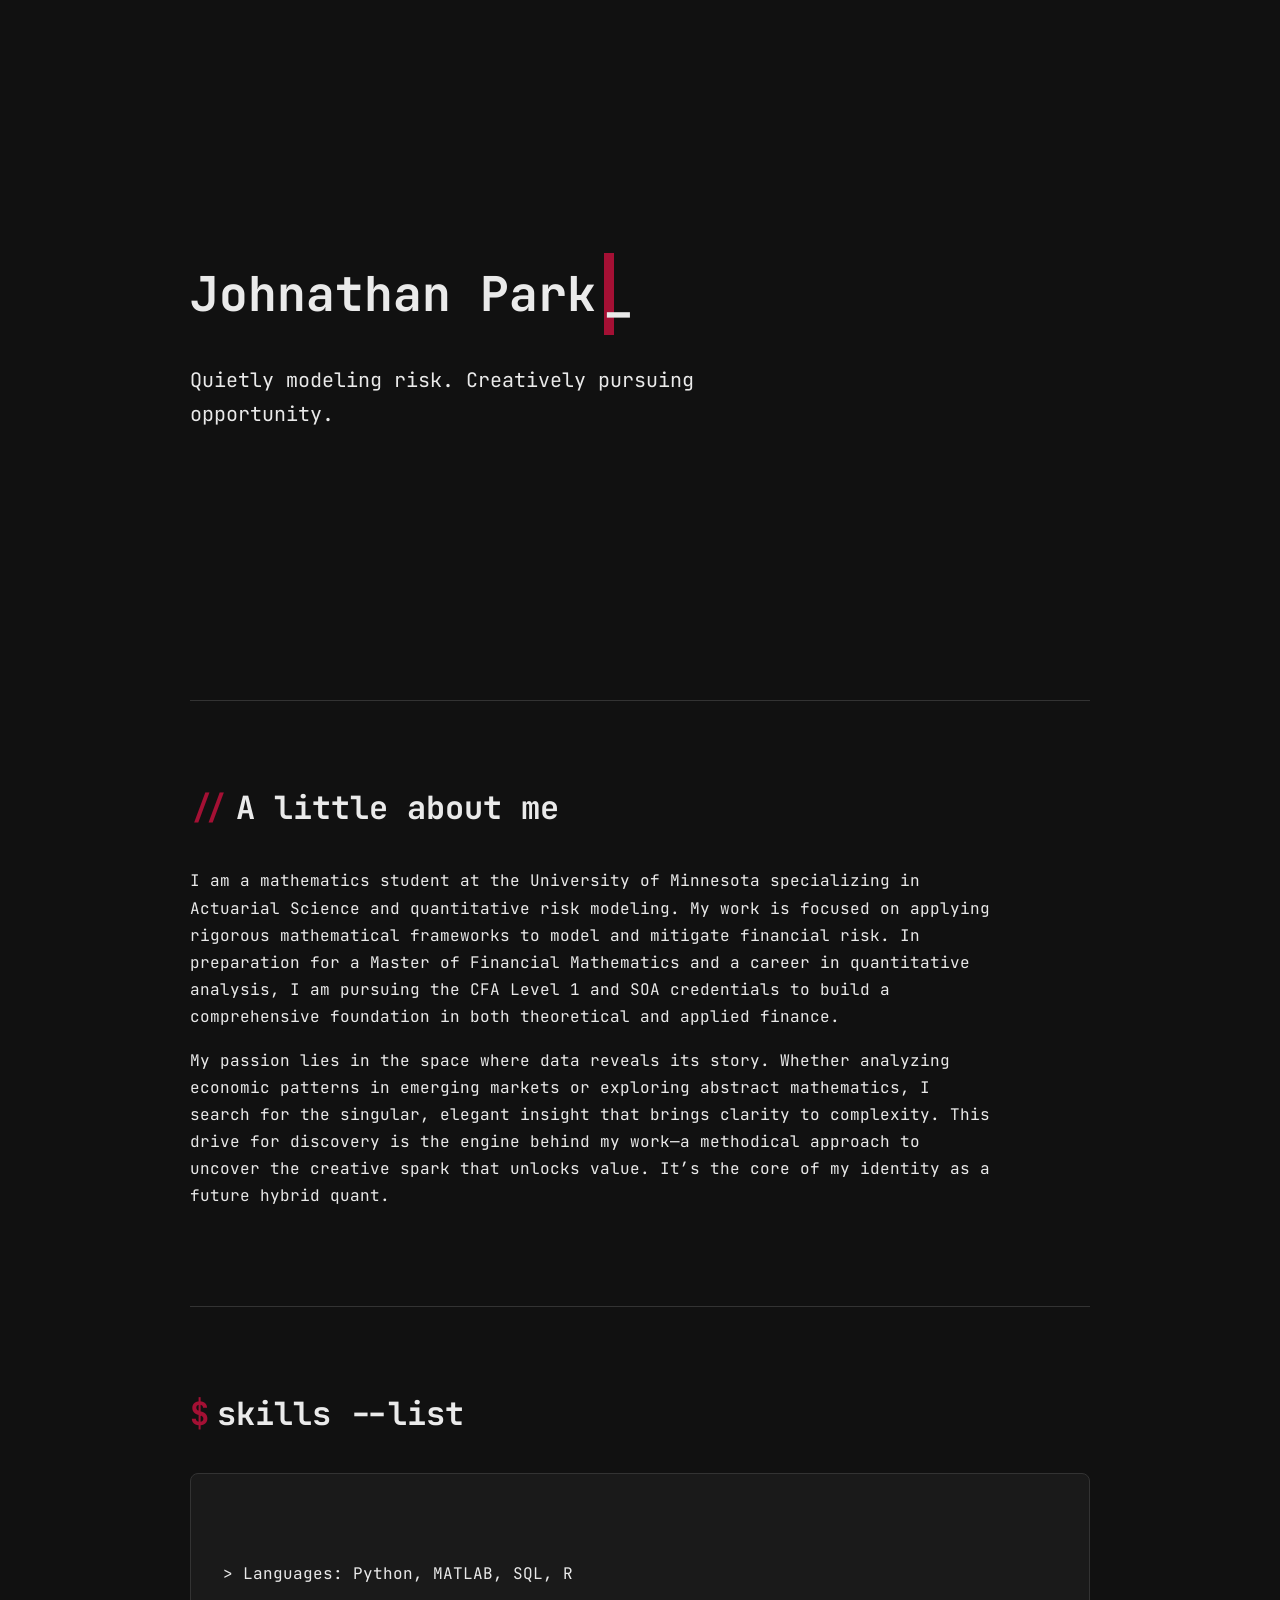
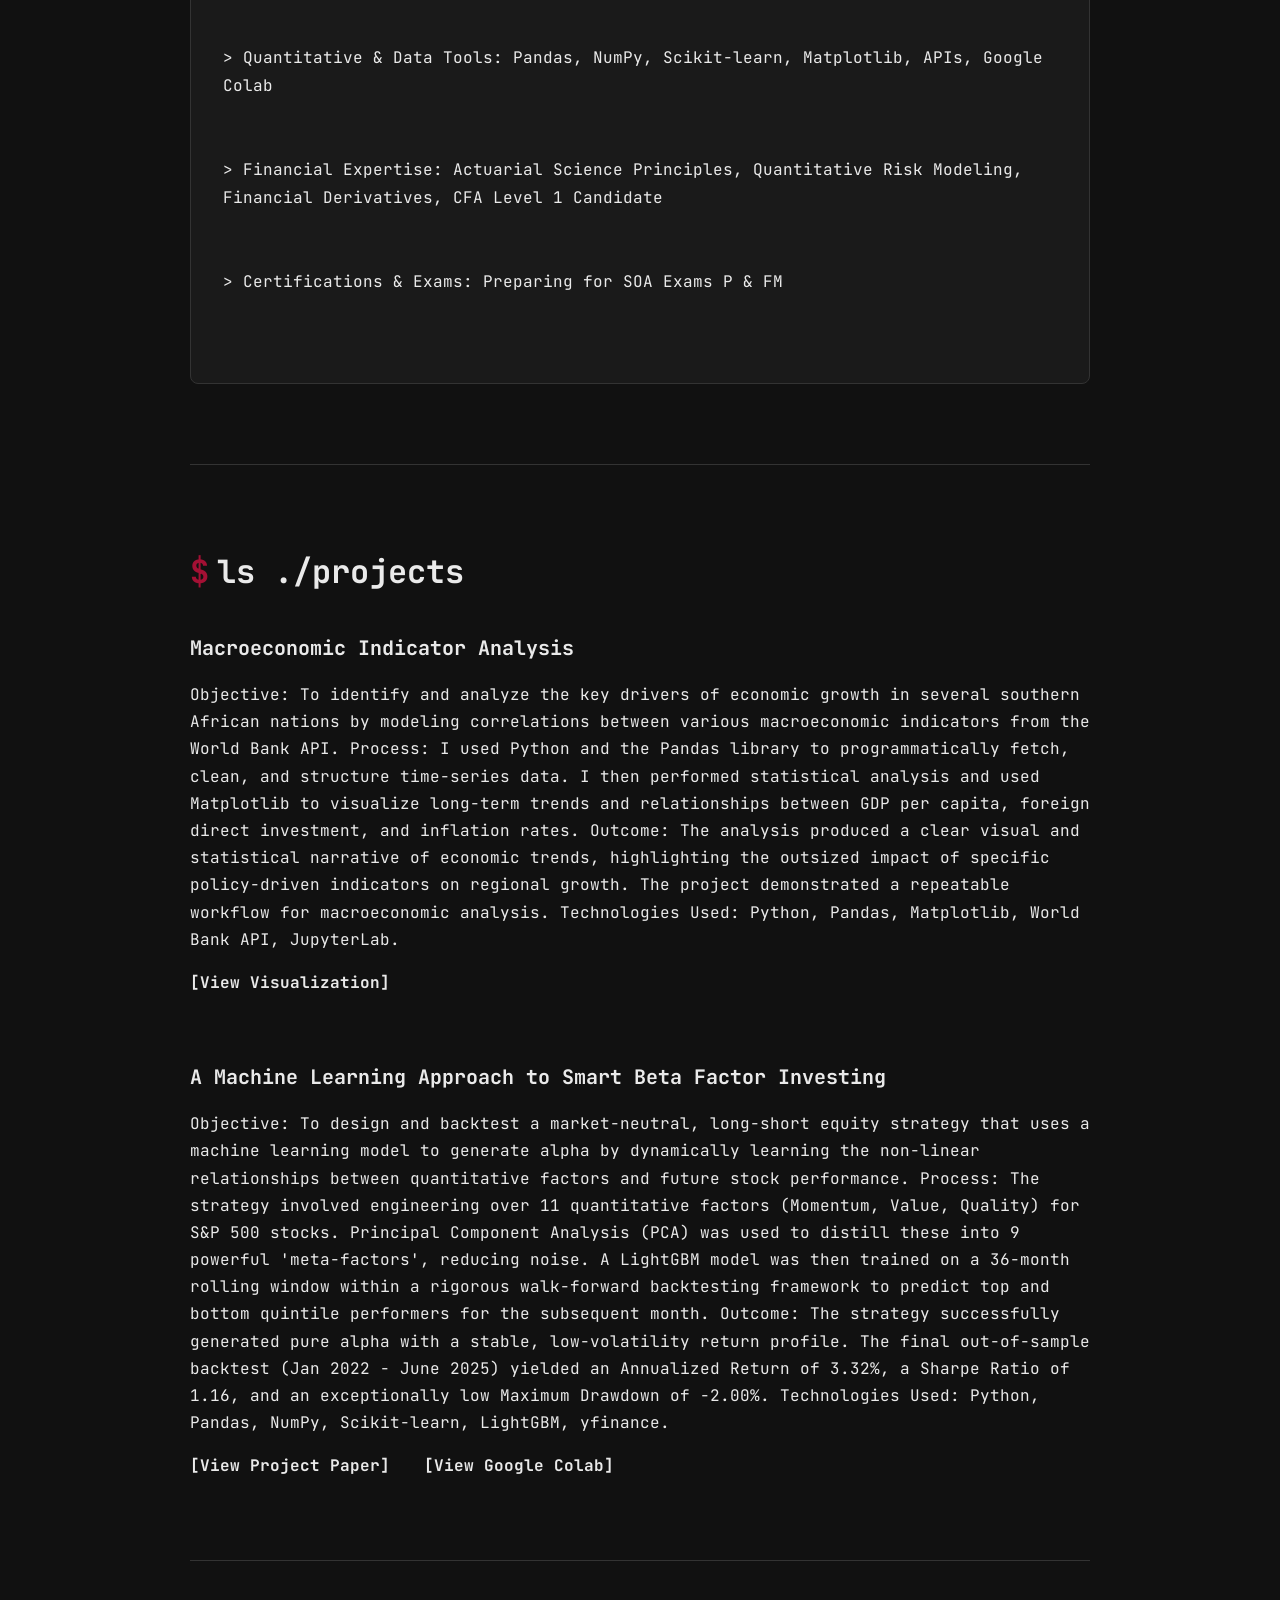
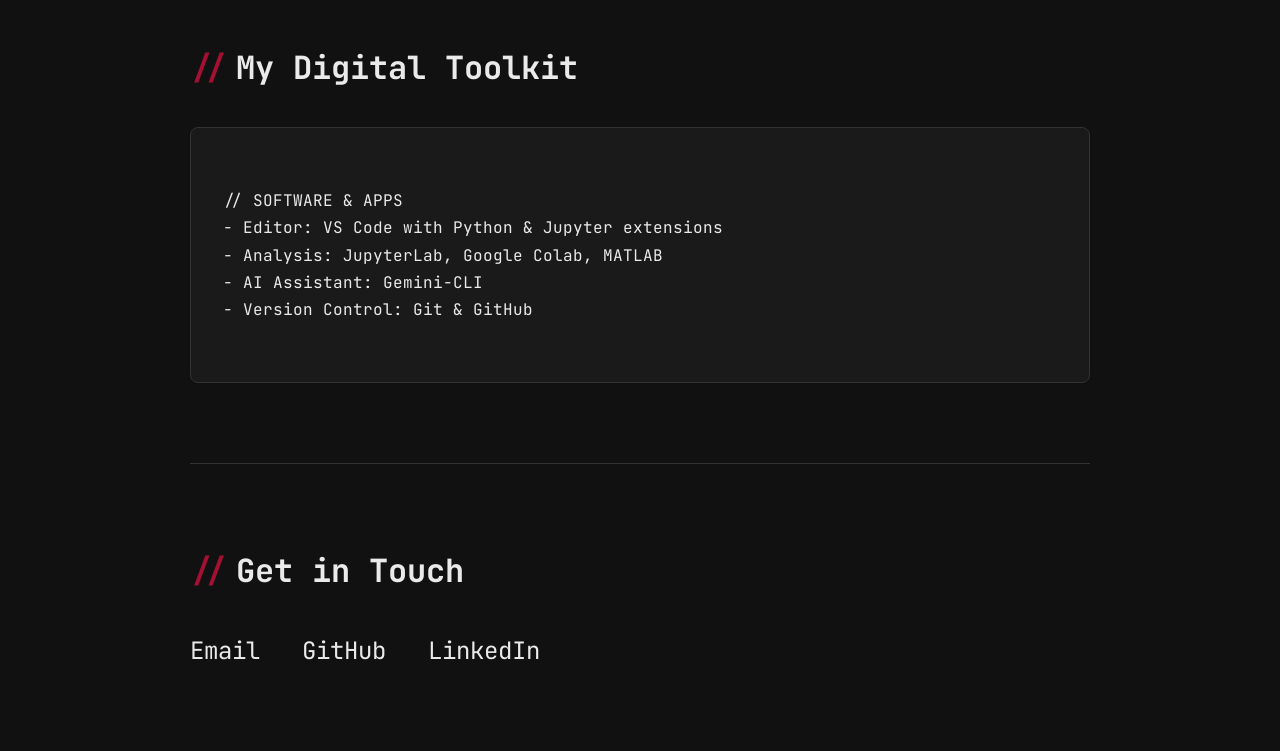
<file: index.html>
<!DOCTYPE html>
<html lang="en">
<head>
    <meta charset="UTF-8">
    <meta name="viewport" content="width=device-width, initial-scale=1.0">
    <title>Johnathan Park | Portfolio</title>
    <link rel="preconnect" href="https://fonts.googleapis.com">
    <link rel="preconnect" href="https://fonts.gstatic.com" crossorigin>
    <link href="https://fonts.googleapis.com/css2?family=JetBrains+Mono:wght@400;700&display=swap" rel="stylesheet">

    <style>
        /* 
         * Core Aesthetic: "Interactive Minimalist"
         * -----------------------------------------
         * - Dark Mode Theme
         * - Clean, spacious layout
         * - Monospaced typography
         */

        :root {
            --background-color: #111111;
            --text-color: #EAEAEA;
            --accent-color: #A41034; /* Harvard Crimson */
        }

        /* --- Base & Typography --- */
        html {
            scroll-behavior: smooth;
        }

        body {
            background-color: var(--background-color);
            color: var(--text-color);
            font-family: 'JetBrains Mono', monospace;
            font-size: 16px;
            line-height: 1.7;
            margin: 0;
            padding: 0;
            -webkit-font-smoothing: antialiased;
            -moz-osx-font-smoothing: grayscale;
        }

        .container {
            max-width: 900px;
            margin: 0 auto;
            padding: 0 40px;
        }

        section {
            padding: 80px 0;
            border-bottom: 1px solid #333;
        }

        section:last-child {
            border-bottom: none;
        }

        /* --- Headlines & Special Characters --- */
        h1, h2, h3 {
            font-weight: 700;
            margin-top: 0;
            color: var(--text-color);
        }

        h1 {
            font-size: 3rem;
            margin-bottom: 0.5rem;
        }

        h2 {
            font-size: 2rem;
            margin-bottom: 2rem;
        }

        h3 {
            font-size: 1.25rem;
            margin-bottom: 1rem;
            color: var(--text-color);
        }
        
        p {
            margin-bottom: 1rem;
        }

        /* Style for special characters like '//' and '$' */
        .accent-char {
            color: var(--accent-color);
            margin-right: 0.5rem;
        }

        /* --- Links & Interactive Elements --- */
        a {
            color: var(--text-color);
            text-decoration: none;
            transition: color 0.3s ease;
        }

        a:hover {
            color: var(--accent-color);
        }

        /* --- Hero Section --- */
        .hero {
            min-height: 60vh;
            display: flex;
            flex-direction: column;
            justify-content: center;
            align-items: flex-start;
            text-align: left;
        }

        .hero p {
            font-size: 1.25rem;
            max-width: 600px;
        }

        /* Blinking cursor animation */
        .cursor {
            display: inline-block;
            background-color: var(--accent-color);
            margin-left: 8px;
            width: 10px;
            animation: blink 1s infinite;
        }

        @keyframes blink {
            0%, 100% { opacity: 1; }
            50% { opacity: 0; }
        }

        /* --- About Section --- */
        .about-content p {
            max-width: 800px;
        }

        /* --- Code Block Styling (for Skills, Uses) --- */
        .code-block {
            background-color: #1a1a1a;
            border: 1px solid #333;
            padding: 2rem;
            border-radius: 8px;
            font-size: 1rem;
            white-space: pre-wrap; /* Allows wrapping */
        }
        
        .code-block p {
            margin: 0;
            line-height: 1.8;
        }

        /* --- Projects Section --- */
        .project {
            margin-bottom: 4rem;
        }
        .project:last-child {
            margin-bottom: 0;
        }
        .project-links a {
            margin-right: 1.5rem;
            font-weight: 700;
        }
        .project-links a:hover {
            text-decoration: underline;
        }

        /* --- Contact Section --- */
        .contact-links a {
            font-size: 1.5rem;
            margin-right: 2rem;
        }
        .contact-links a:last-child {
            margin-right: 0;
        }

    </style>
</head>
<body>

    <main class="container">

        <!-- HERO SECTION -->
        <section class="hero" id="home">
            <h1>Johnathan Park<span class="cursor">_</span></h1>
            <p>Quietly modeling risk. Creatively pursuing opportunity.</p>
        </section>

        <!-- ABOUT SECTION -->
        <section id="about">
            <h2><span class="accent-char">//</span>A little about me</h2>
            <div class="about-content">
                <p>
                    I am a mathematics student at the University of Minnesota specializing in Actuarial Science and quantitative risk modeling. My work is focused on applying rigorous mathematical frameworks to model and mitigate financial risk. In preparation for a Master of Financial Mathematics and a career in quantitative analysis, I am pursuing the CFA Level 1 and SOA credentials to build a comprehensive foundation in both theoretical and applied finance.
                </p>
                <p>
                    My passion lies in the space where data reveals its story. Whether analyzing economic patterns in emerging markets or exploring abstract mathematics, I search for the singular, elegant insight that brings clarity to complexity. This drive for discovery is the engine behind my work—a methodical approach to uncover the creative spark that unlocks value. It’s the core of my identity as a future hybrid quant.
                </p>
            </div>
        </section>

        <!-- SKILLS SECTION -->
        <section id="skills">
            <h2><span class="accent-char">$</span>skills --list</h2>
            <div class="code-block">
                <p>&gt; Languages: Python, MATLAB, SQL, R</p>
                <p>&gt; Quantitative & Data Tools: Pandas, NumPy, Scikit-learn, Matplotlib, APIs, Google Colab</p>
                <p>&gt; Financial Expertise: Actuarial Science Principles, Quantitative Risk Modeling, Financial Derivatives, CFA Level 1 Candidate</p>
                <p>&gt; Certifications & Exams: Preparing for SOA Exams P & FM</p>
            </div>
        </section>

        <!-- PROJECTS SECTION -->
        <section id="projects">
            <h2><span class="accent-char">$</span>ls ./projects</h2>
            
            <article class="project">
                <h3>Macroeconomic Indicator Analysis</h3>
                <p>
                    Objective: To identify and analyze the key drivers of economic growth in several southern African nations by modeling correlations between various macroeconomic indicators from the World Bank API. Process: I used Python and the Pandas library to programmatically fetch, clean, and structure time-series data. I then performed statistical analysis and used Matplotlib to visualize long-term trends and relationships between GDP per capita, foreign direct investment, and inflation rates. Outcome: The analysis produced a clear visual and statistical narrative of economic trends, highlighting the outsized impact of specific policy-driven indicators on regional growth. The project demonstrated a repeatable workflow for macroeconomic analysis. Technologies Used: Python, Pandas, Matplotlib, World Bank API, JupyterLab.
                </p>
                <div class="project-links">
                    <a href="assets/Botswana and Rwanda_ Role of Institutions in Africa.pdf" target="_blank">[View Visualization]</a>
                </div>
            </article>

            <article class="project">
                <h3>A Machine Learning Approach to Smart Beta Factor Investing</h3>
                <p>
                    Objective: To design and backtest a market-neutral, long-short equity strategy that uses a machine learning model to generate alpha by dynamically learning the non-linear relationships between quantitative factors and future stock performance. Process: The strategy involved engineering over 11 quantitative factors (Momentum, Value, Quality) for S&P 500 stocks. Principal Component Analysis (PCA) was used to distill these into 9 powerful 'meta-factors', reducing noise. A LightGBM model was then trained on a 36-month rolling window within a rigorous walk-forward backtesting framework to predict top and bottom quintile performers for the subsequent month. Outcome: The strategy successfully generated pure alpha with a stable, low-volatility return profile. The final out-of-sample backtest (Jan 2022 - June 2025) yielded an Annualized Return of 3.32%, a Sharpe Ratio of 1.16, and an exceptionally low Maximum Drawdown of -2.00%. Technologies Used: Python, Pandas, NumPy, Scikit-learn, LightGBM, yfinance.
                </p>
                <div class="project-links">
                    <a href="assets/Smart Beta.pdf" target="_blank">[View Project Paper]</a>
                    <a href="https://drive.google.com/file/d/1_U5fyYXZp0Kl9ziRxgBdgdLkHK1qY1yP/view?usp=sharing" target="_blank">[View Google Colab]</a>
                </div>
            </article>

        </section>

        <!-- USES SECTION -->
        <section id="uses">
            <h2><span class="accent-char">//</span>My Digital Toolkit</h2>
            <div class="code-block">
// SOFTWARE & APPS
- Editor: VS Code with Python & Jupyter extensions
- Analysis: JupyterLab, Google Colab, MATLAB
- AI Assistant: Gemini-CLI
- Version Control: Git & GitHub
            </div>
        </section>

        <!-- CONTACT SECTION -->
        <section id="contact">
            <h2><span class="accent-char">//</span>Get in Touch</h2>
            <div class="contact-links">
                <a href="mailto:hyunmin203401@gmail.com">Email</a>
                <a href="https://github.com/SaBin1151" target="_blank">GitHub</a>
                <a href="https://linkedin.com/in/johnathan-park-84072b249/" target="_blank">LinkedIn</a>
            </div>
        </section>

    </main>

</body>
</html>
</file>
